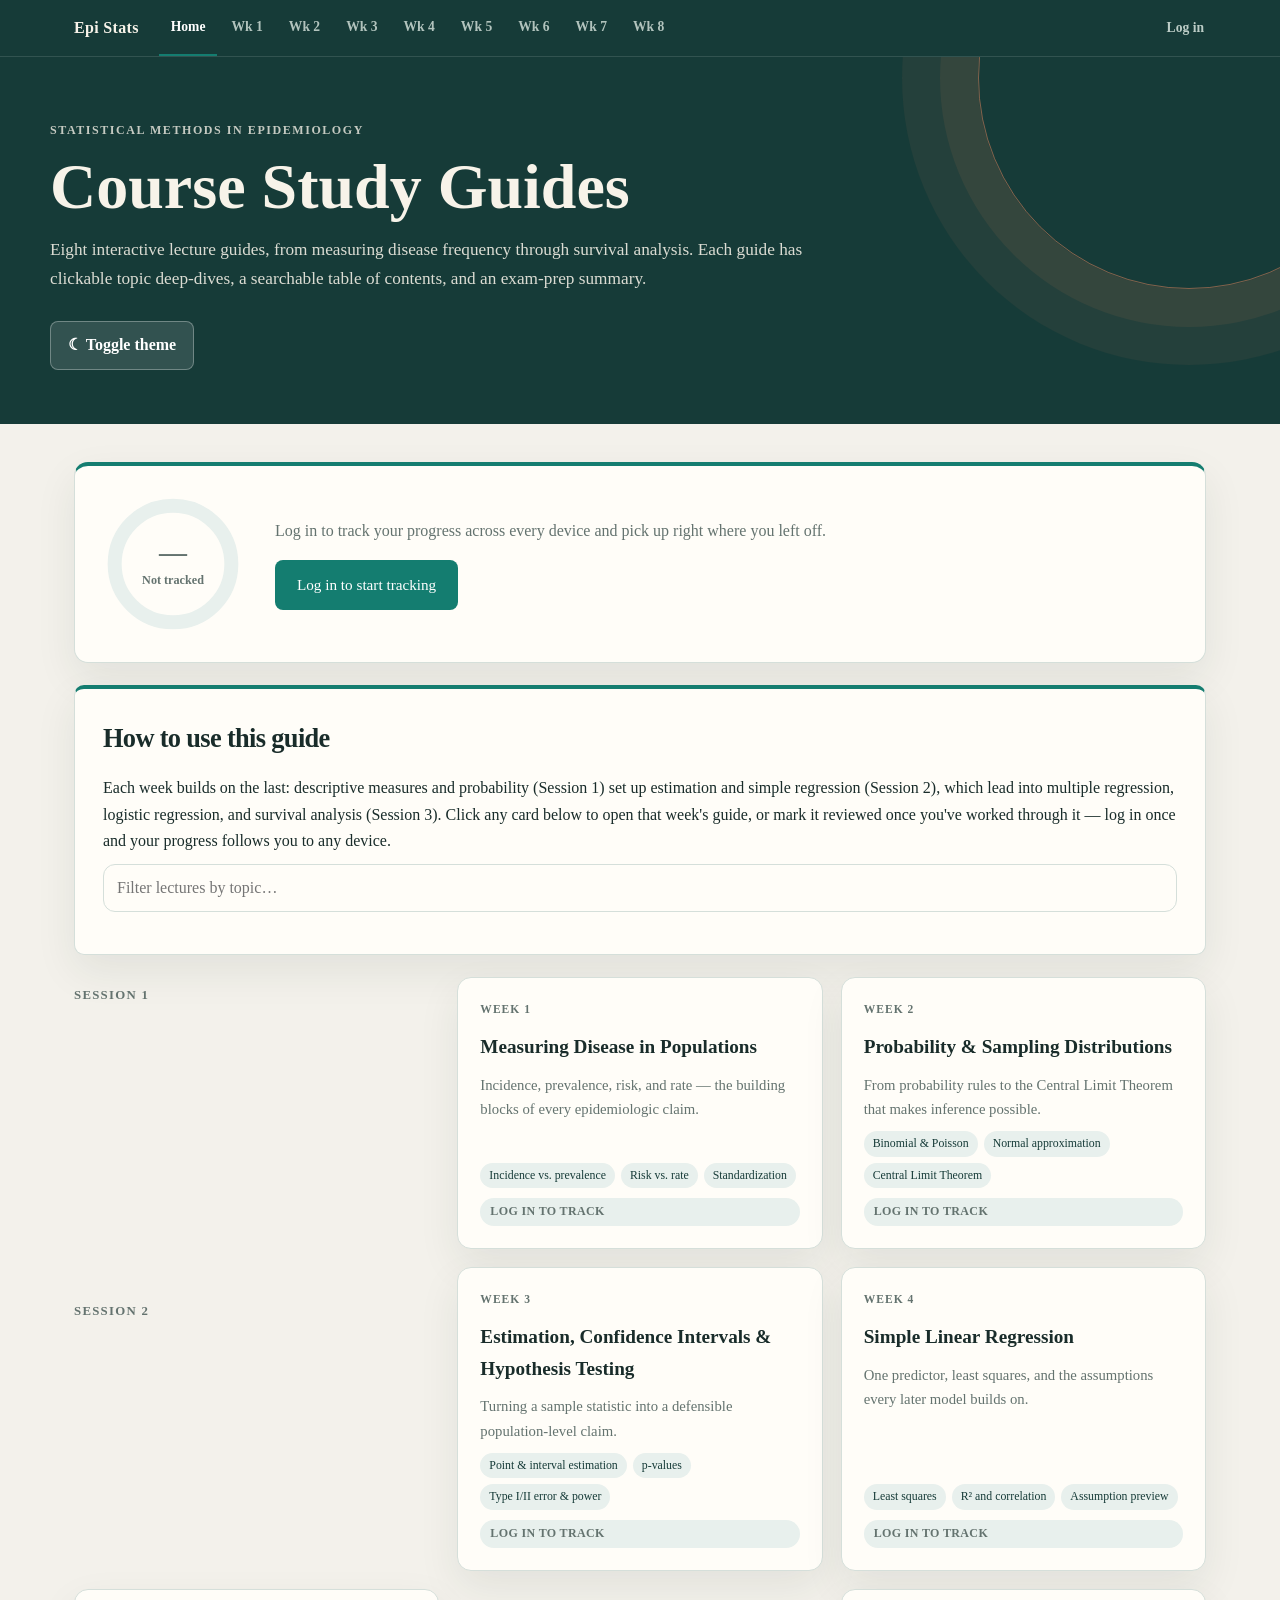
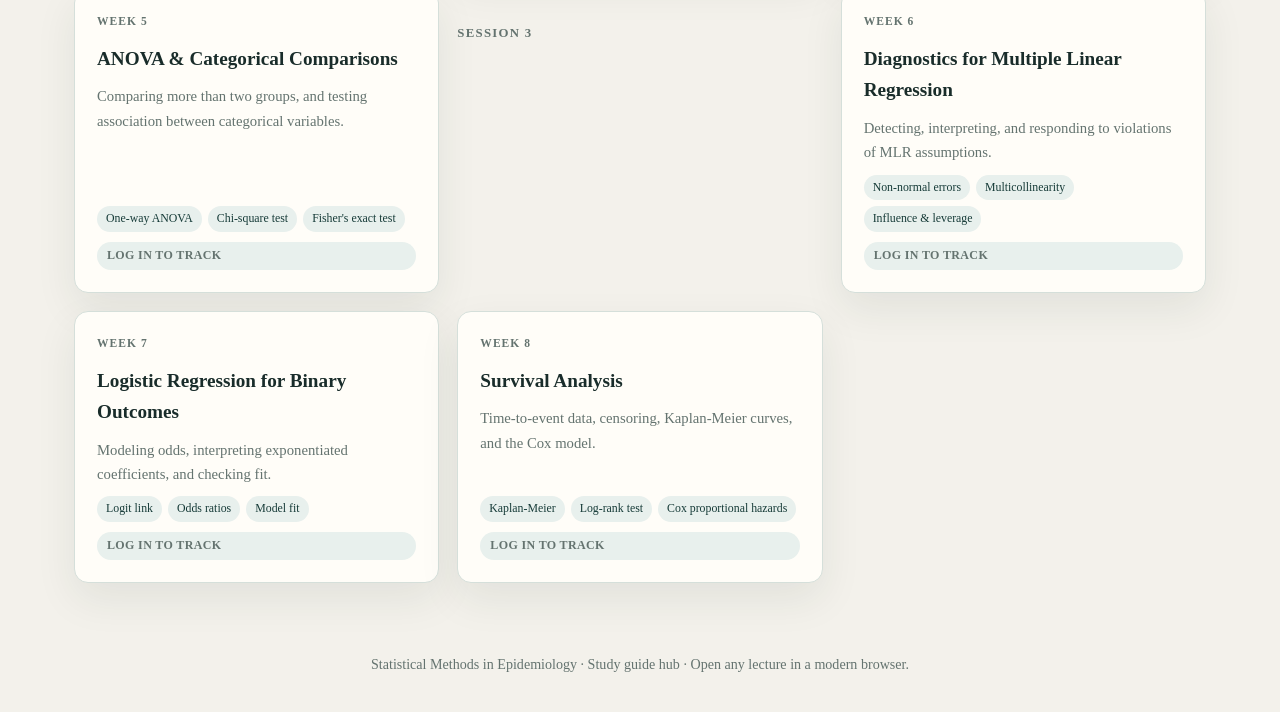
<file: index.html>
<!doctype html>
<html lang="en">
<head>
  <meta charset="utf-8">
  <meta name="viewport" content="width=device-width, initial-scale=1">
  <meta name="description" content="Interactive study guide hub for Statistical Methods in Epidemiology — eight weeks of lecture guides with worked examples and exam prep.">
  <title>Statistical Methods in Epidemiology | Study Guides</title>
  <script>document.documentElement.dataset.theme = localStorage.getItem('epi-site-theme') || 'light';</script>
  <link rel="stylesheet" href="style.css">
  <style>
    .home-intro { max-width:760px; }
  </style>
</head>
<body>
  <div id="siteNav" class="site-nav"></div>

  <header class="hero">
    <div class="hero-inner">
      <div class="eyebrow">Statistical Methods in Epidemiology</div>
      <h1>Course Study Guides</h1>
      <div class="subtitle home-intro">Eight interactive lecture guides, from measuring disease frequency through survival analysis. Each guide has clickable topic deep-dives, a searchable table of contents, and an exam-prep summary.</div>
      <div class="toolbar">
        <button class="button" id="themeToggle">☾ Toggle theme</button>
      </div>
    </div>
  </header>

  <div class="layout" style="grid-template-columns:1fr;">
    <main id="content">
      <div class="progress-dashboard" id="progressDashboard"></div>
      <section class="intro">
        <h2>How to use this guide</h2>
        <p>Each week builds on the last: descriptive measures and probability (Session 1) set up estimation and simple regression (Session 2), which lead into multiple regression, logistic regression, and survival analysis (Session 3). Click any card below to open that week's guide, or mark it reviewed once you've worked through it — log in once and your progress follows you to any device.</p>
        <input class="search" id="search" type="search" placeholder="Filter lectures by topic…" aria-label="Filter lectures">
      </section>
      <div class="course-grid" id="courseGrid"></div>
    </main>
  </div>

  <footer>Statistical Methods in Epidemiology · Study guide hub · Open any lecture in a modern browser.</footer>

  <script src="script.js"></script>
  <script>
    SITE.initTheme();
    SITE.initNav(null);
    SITE.renderProgressDashboard('progressDashboard');
    SITE.renderCourseGrid('courseGrid');
    SITE.initSearch('search', '.course-card');
  </script>
</body>
</html>
</file>
<file: style.css>
:root { --bg:#f3f1eb; --surface:#fffdf8; --surface-2:#e8f0ed; --text:#192c2a; --muted:#64736f; --line:#d5dfda; --accent:#c45132; --accent-2:#147d70; --ink:#163b38; --shadow:0 16px 42px rgba(25,48,44,.08); }
[data-theme="dark"] { --bg:#152321; --surface:#1d302d; --surface-2:#29413d; --text:#eef5ef; --muted:#b3c5bf; --line:#3d5953; --accent:#f08a61; --accent-2:#55c4ae; --ink:#eaf8f1; --shadow:0 16px 42px rgba(0,0,0,.25); }
* { box-sizing:border-box; }
html { scroll-behavior:smooth; }
body { margin:0; background:var(--bg); color:var(--text); font:16px/1.65 Georgia, "Times New Roman", serif; }
a { color:var(--accent); text-decoration:none; }
a:hover { text-decoration:underline; }

/* Site nav */
.site-nav { position:sticky; top:0; z-index:20; background:var(--ink); border-bottom:1px solid rgba(255,255,255,.12); }
.site-nav-inner { max-width:1180px; margin:auto; display:flex; align-items:center; gap:8px; padding:0 24px; }
.site-nav-brand { color:#f7f3e9; font-weight:800; letter-spacing:.02em; padding:14px 12px 14px 0; flex:none; white-space:nowrap; }
.site-nav-links { display:flex; gap:2px; overflow-x:auto; scrollbar-width:none; }
.site-nav-links::-webkit-scrollbar { display:none; }
.site-nav-links a { flex:none; color:#d9e6df; opacity:.8; padding:16px 12px; font-size:.85rem; font-weight:700; border-bottom:2px solid transparent; }
.site-nav-links a:hover { opacity:1; text-decoration:none; }
.site-nav-links a.active { opacity:1; color:#fff; border-bottom-color:var(--accent-2); }
.site-nav-toggle { margin-left:auto; flex:none; }
.site-nav-auth { margin-left:auto; flex:none; display:flex; align-items:center; gap:10px; padding-left:10px; }
.site-nav-auth button { background:none; border:0; color:#d9e6df; opacity:.85; font:inherit; font-weight:700; font-size:.85rem; cursor:pointer; padding:6px 2px; }
.site-nav-auth button:hover { opacity:1; text-decoration:underline; }
.nav-auth-email { color:#d9e6df; opacity:.85; font-size:.82rem; font-weight:700; max-width:140px; overflow:hidden; text-overflow:ellipsis; white-space:nowrap; }
.inline-login-link { background:none; border:0; padding:0; color:var(--accent-2); font:inherit; font-weight:800; cursor:pointer; text-decoration:underline; }

.hero { background:var(--ink); color:#f7f3e9; padding:64px 24px 54px; position:relative; overflow:hidden; }
.hero:after { content:""; position:absolute; width:420px; height:420px; border:1px solid rgba(240,138,97,.5); border-radius:50%; right:-120px; top:-190px; box-shadow:0 0 0 38px rgba(240,138,97,.08),0 0 0 76px rgba(240,138,97,.06); }
.hero-inner, .layout { max-width:1180px; margin:auto; }
.eyebrow { text-transform:uppercase; letter-spacing:.13em; font-size:.75rem; font-weight:800; opacity:.78; }
h1 { font:700 clamp(2.2rem,5vw,4.5rem)/1.05 Georgia, "Times New Roman", serif; max-width:800px; margin:12px 0 16px; }
.subtitle { max-width:720px; font-size:1.08rem; opacity:.88; }
.toolbar { display:flex; gap:12px; flex-wrap:wrap; margin-top:28px; align-items:center; }
button, input { font:inherit; }
button { border:0; cursor:pointer; }
.button { border-radius:8px; padding:10px 17px; background:rgba(255,255,255,.12); color:#fff; border:1px solid rgba(255,255,255,.3); font-weight:700; }
.button:hover { background:rgba(255,255,255,.25); }
.button.is-active { background:var(--accent-2); border-color:var(--accent-2); }
.layout { display:grid; grid-template-columns:240px minmax(0,1fr); gap:32px; padding:38px 24px 70px; }
.sidebar { position:sticky; top:64px; align-self:start; }
.side-title { color:var(--muted); font-size:.75rem; font-weight:800; letter-spacing:.1em; text-transform:uppercase; margin:0 0 10px; }
.toc { display:grid; gap:5px; }
.toc a { padding:8px 12px; border-left:2px solid var(--line); color:var(--muted); font-size:.93rem; }
.toc a:hover { color:var(--accent); border-color:var(--accent); text-decoration:none; }
main { min-width:0; }
.intro, .topic, .accuracy, .exam { background:var(--surface); border:1px solid var(--line); border-radius:10px; padding:28px; margin-bottom:22px; box-shadow:var(--shadow); }
.intro { border-top:4px solid var(--accent-2); }
h2 { font-size:1.65rem; margin:0 0 15px; letter-spacing:-.025em; }
h3 { font-size:1.15rem; margin:24px 0 9px; color:var(--accent); }
p { margin:9px 0; }
ul, ol { padding-left:22px; }
li + li { margin-top:6px; }
.topic { scroll-margin-top:64px; }
.topic { cursor:pointer; transition:transform .2s ease, border-color .2s ease, box-shadow .2s ease; }
.topic:hover, .topic:focus-visible { transform:translateY(-2px); border-color:var(--accent-2); box-shadow:0 20px 44px rgba(25,48,44,.13); outline:none; }
.topic-head { display:flex; align-items:flex-start; gap:14px; }
.number { flex:none; display:grid; place-items:center; width:38px; height:38px; border-radius:12px; background:var(--surface-2); color:var(--accent); font-weight:900; }
.topic h2 { margin:2px 0 0; }
.tag { display:inline-block; border-radius:999px; padding:3px 10px; background:color-mix(in srgb, var(--accent-2) 14%, transparent); color:var(--accent-2); font-weight:800; font-size:.78rem; }
.callout { margin:18px 0; padding:15px 17px; background:var(--surface-2); border-left:4px solid var(--accent); border-radius:10px; }
details { margin:20px 0 4px; border-top:1px solid var(--line); }
summary { cursor:pointer; color:var(--accent-2); font-weight:800; padding:14px 0 4px; }
details p { color:var(--muted); font-size:.95rem; }
.formula { padding:15px; margin:15px 0; text-align:center; background:#171b2b; color:#f7f8ff; border-radius:12px; overflow:auto; }
[data-theme="dark"] .formula { background:#0c0f19; }
.grid { display:grid; grid-template-columns:repeat(auto-fit,minmax(180px,1fr)); gap:12px; margin:18px 0; }
.mini { padding:16px; border:1px solid var(--line); border-radius:8px; background:var(--bg); }
.mini strong { display:block; color:var(--accent); margin-bottom:5px; }
.table-wrap { overflow:auto; }
table { border-collapse:collapse; width:100%; min-width:650px; font-size:.92rem; }
th, td { border-bottom:1px solid var(--line); padding:12px 10px; text-align:left; vertical-align:top; }
th { color:var(--accent); background:var(--surface-2); }
.checklist { list-style:none; padding:0; }
.checklist li { padding:12px 14px; border:1px solid var(--line); border-radius:12px; margin:9px 0; }
.checklist li:before { content:"✓"; color:var(--accent-2); font-weight:900; margin-right:10px; }
.search { width:100%; border:1px solid var(--line); border-radius:12px; padding:10px 13px; margin-bottom:14px; background:var(--surface); color:var(--text); }
.hidden { display:none; }
body.modal-open { overflow:hidden; }
.modal-backdrop { position:fixed; inset:0; z-index:10; display:grid; place-items:center; padding:22px; background:rgba(16,35,32,.68); opacity:0; pointer-events:none; transition:opacity .2s ease; }
.modal-backdrop.open { opacity:1; pointer-events:auto; }
.modal { width:min(680px,100%); max-height:min(760px,90vh); overflow:auto; background:var(--surface); color:var(--text); border:1px solid var(--line); border-radius:12px; box-shadow:0 24px 80px rgba(0,0,0,.3); padding:30px; transform:translateY(12px); transition:transform .2s ease; }
.modal-backdrop.open .modal { transform:translateY(0); }
.modal-top { display:flex; align-items:flex-start; justify-content:space-between; gap:18px; }
.modal h2 { color:var(--ink); margin:0; }
[data-theme="dark"] .modal h2 { color:var(--text); }
.modal-close { flex:none; width:36px; height:36px; border:1px solid var(--line); border-radius:50%; background:transparent; color:var(--text); font-size:1.35rem; line-height:1; }
.modal-close:hover { background:var(--surface-2); }
.modal-kicker { color:var(--accent); text-transform:uppercase; letter-spacing:.11em; font:800 .72rem/1.2 Georgia,serif; margin:0 0 8px; }
.modal h3 { margin-top:22px; }
.modal h4 { margin:18px 0 5px; color:var(--accent-2); font-size:1rem; }
.modal .definition { padding:13px 15px; margin:15px 0; border:1px solid var(--line); border-left:4px solid var(--accent-2); background:var(--bg); border-radius:8px; }
.modal .caution { padding:13px 15px; margin:15px 0; border-left:4px solid var(--accent); background:color-mix(in srgb, var(--accent) 10%, transparent); border-radius:8px; }
.field { display:block; margin:16px 0; font-size:.85rem; font-weight:700; color:var(--muted); }
.field input { display:block; width:100%; margin-top:6px; padding:11px 13px; border:1px solid var(--line); border-radius:8px; background:var(--bg); color:var(--text); font:16px/1.4 inherit; }
.field input:focus { outline:2px solid var(--accent-2); outline-offset:1px; }
.form-error { color:var(--accent); font-size:.85rem; margin:4px 0 14px; }
.form-switch { text-align:center; font-size:.85rem; color:var(--muted); margin-top:18px; }
.form-switch button { background:none; border:0; color:var(--accent-2); font-weight:800; cursor:pointer; font:inherit; padding:0; }
#authForm .button { width:100%; margin-top:6px; background:var(--accent-2); color:#fff; border:1px solid var(--accent-2); border-radius:8px; padding:11px 16px; font-weight:800; }
#authForm .button:hover { opacity:.9; background:var(--accent-2); }
#authForm .button:disabled { opacity:.6; cursor:default; }
footer { text-align:center; color:var(--muted); padding:0 24px 36px; font-size:.88rem; }

/* Progress */
.progress-pill { display:inline-flex; align-items:center; gap:6px; font-size:.75rem; font-weight:800; letter-spacing:.03em; text-transform:uppercase; padding:4px 10px; border-radius:999px; background:var(--surface-2); color:var(--muted); }
.progress-pill.is-done { background:color-mix(in srgb, var(--accent-2) 18%, transparent); color:var(--accent-2); }
.progress-bar { flex:1; max-width:280px; height:8px; border-radius:999px; background:rgba(255,255,255,.18); overflow:hidden; }
.progress-bar-fill { height:100%; background:var(--accent-2); border-radius:999px; transition:width .3s ease; }
.progress-summary-text { font-size:.85rem; opacity:.85; white-space:nowrap; }

/* Toast notifications */
.toast-container { position:fixed; left:50%; bottom:24px; transform:translateX(-50%); z-index:50; display:flex; flex-direction:column; gap:8px; align-items:center; padding-bottom:env(safe-area-inset-bottom, 0px); pointer-events:none; }
.toast { pointer-events:auto; background:var(--ink); color:#f7f3e9; padding:12px 20px; border-radius:10px; box-shadow:0 12px 32px rgba(0,0,0,.28); font-size:.88rem; font-weight:700; opacity:0; transform:translateY(10px); transition:opacity .25s ease, transform .25s ease; max-width:min(90vw, 420px); text-align:center; }
.toast.show { opacity:1; transform:translateY(0); }
.toast-error { background:var(--accent); }

/* End-of-lecture: course progress strip + prev/next */
.next-steps { margin-top:8px; }
.course-progress-mini { background:var(--surface); border:1px solid var(--line); border-radius:10px; padding:20px 24px; margin-bottom:16px; box-shadow:var(--shadow); }
.course-progress-mini-head { display:flex; align-items:center; justify-content:space-between; gap:12px; flex-wrap:wrap; margin-bottom:10px; }
.course-progress-mini .progress-bar { max-width:none; background:var(--surface-2); }
.course-progress-mini .progress-summary-text { color:var(--muted); }
.week-dots { display:flex; flex-wrap:wrap; gap:7px; margin-top:14px; }
.week-dot { display:grid; place-items:center; width:30px; height:30px; border-radius:50%; background:var(--surface-2); color:var(--muted); font-size:.78rem; font-weight:800; border:1px solid var(--line); }
.week-dot:hover { border-color:var(--accent-2); color:var(--accent-2); text-decoration:none; }
.week-dot.is-done { background:color-mix(in srgb, var(--accent-2) 18%, transparent); color:var(--accent-2); border-color:var(--accent-2); }
.week-dot.is-current { outline:2px solid var(--accent); outline-offset:2px; }
.up-next-links { display:grid; grid-template-columns:1fr 1fr; gap:14px; }
.nav-card { display:flex; flex-direction:column; gap:6px; padding:18px 20px; border:1px solid var(--line); border-radius:12px; background:var(--surface); box-shadow:var(--shadow); color:var(--text); transition:transform .2s ease, border-color .2s ease; }
.nav-card:hover { transform:translateY(-2px); border-color:var(--accent-2); text-decoration:none; }
.nav-card-label { font-size:.75rem; font-weight:800; letter-spacing:.06em; text-transform:uppercase; color:var(--muted); }
.nav-card strong { font-size:1.05rem; color:var(--text); }
.nav-next { text-align:right; align-items:flex-end; }
@media (max-width:600px) { .up-next-links { grid-template-columns:1fr; } .nav-next { text-align:left; align-items:flex-start; } }

/* Course home page */
.course-grid { display:grid; grid-template-columns:repeat(auto-fill,minmax(300px,1fr)); gap:18px; margin-top:8px; }
.course-card { display:flex; flex-direction:column; gap:10px; background:var(--surface); border:1px solid var(--line); border-radius:14px; padding:22px; box-shadow:var(--shadow); transition:transform .2s ease, border-color .2s ease; }
.course-card:hover { transform:translateY(-3px); border-color:var(--accent-2); text-decoration:none; }
.course-card .session-tag { color:var(--muted); font-size:.72rem; font-weight:800; letter-spacing:.09em; text-transform:uppercase; }
.course-card h3 { margin:2px 0 0; color:var(--text); font-size:1.2rem; }
.course-card p { color:var(--muted); font-size:.92rem; margin:0; flex:1; }
.course-card .topic-tags { display:flex; flex-wrap:wrap; gap:6px; }
.course-card .topic-tags span { font-size:.74rem; padding:3px 9px; border-radius:999px; background:var(--surface-2); color:var(--ink); }
[data-theme="dark"] .course-card .topic-tags span { color:var(--text); }
.session-heading { margin:34px 0 4px; color:var(--muted); font-size:.8rem; font-weight:800; letter-spacing:.1em; text-transform:uppercase; }
.session-heading:first-of-type { margin-top:8px; }
.session-heading-count { text-transform:none; letter-spacing:normal; font-weight:600; }

/* Progress dashboard (circular meter) */
.progress-dashboard { background:var(--surface); border:1px solid var(--line); border-top:4px solid var(--accent-2); border-radius:14px; padding:28px; margin-bottom:22px; box-shadow:var(--shadow); }
.dashboard-inner, .dashboard-loggedout { display:flex; align-items:center; gap:32px; flex-wrap:wrap; }
.dashboard-stats { flex:1; min-width:220px; }
.dashboard-sessions { display:grid; gap:12px; margin-bottom:20px; }
.session-stat { display:grid; grid-template-columns:82px 1fr auto; align-items:center; gap:12px; font-size:.85rem; }
.session-stat span:first-child { font-weight:800; color:var(--muted); }
.session-stat .progress-bar { max-width:none; height:8px; background:var(--surface-2); }
.session-stat-count { font-weight:800; color:var(--text); font-size:.8rem; white-space:nowrap; }
.dashboard-cta { display:inline-block; background:var(--accent-2); color:#fff; font-weight:800; padding:12px 22px; border-radius:8px; text-align:center; border:0; cursor:pointer; font:inherit; font-size:.95rem; }
.dashboard-cta:hover { opacity:.9; text-decoration:none; }
.dashboard-loggedout-body { flex:1; min-width:220px; }
.dashboard-loggedout-text { color:var(--muted); margin:0 0 16px; }
.dashboard-loading-text { color:var(--muted); font-size:.9rem; }

.gauge { position:relative; width:140px; height:140px; flex:none; }
.gauge svg { width:100%; height:100%; transform:rotate(-90deg); }
.gauge-track { fill:none; stroke:var(--surface-2); stroke-width:12; }
.gauge-fill { fill:none; stroke:var(--accent-2); stroke-width:12; stroke-linecap:round; transition:stroke-dashoffset .6s ease; }
.gauge-center { position:absolute; inset:0; display:flex; flex-direction:column; align-items:center; justify-content:center; text-align:center; }
.gauge-pct { font-size:1.75rem; font-weight:800; color:var(--text); line-height:1; }
.gauge-label { font-size:.76rem; color:var(--muted); margin-top:4px; font-weight:700; }
.gauge.is-empty .gauge-pct, .gauge.is-loading .gauge-pct { color:var(--muted); }

/* Loading skeletons */
@keyframes skeleton-pulse { 0%, 100% { opacity:.45; } 50% { opacity:1; } }
.skeleton-card { border:1px solid var(--line); border-radius:14px; padding:22px; background:var(--surface); animation:skeleton-pulse 1.4s ease-in-out infinite; }
.skeleton-line { height:11px; border-radius:6px; background:var(--surface-2); margin:10px 0; }
.skeleton-line.short { width:38%; }

@media (max-width:800px) {
  .layout { display:block; padding-top:22px; }
  .sidebar { position:static; margin-bottom:24px; }
  .toc { display:flex; overflow:auto; gap:6px; padding-bottom:5px; }
  .toc a { white-space:nowrap; border-left:0; border-bottom:2px solid var(--line); }
  .intro,.topic,.accuracy,.exam { padding:21px; border-radius:17px; }
  .modal { padding:23px; }
  .progress-bar { max-width:140px; }
  .nav-auth-email { max-width:80px; }
  .site-nav-brand { padding-right:8px; }
  .gauge { width:110px; height:110px; }
  .gauge-pct { font-size:1.4rem; }
  .progress-dashboard { padding:20px; }
  .dashboard-inner, .dashboard-loggedout { gap:20px; }
}
@media print {
  .hero, .site-nav { padding:25px; }
  .site-nav { display:none; }
  .toolbar,.sidebar,.search { display:none; }
  .layout { display:block; padding:20px; }
  .intro,.topic,.accuracy,.exam { box-shadow:none; break-inside:avoid; }
}
</file>
